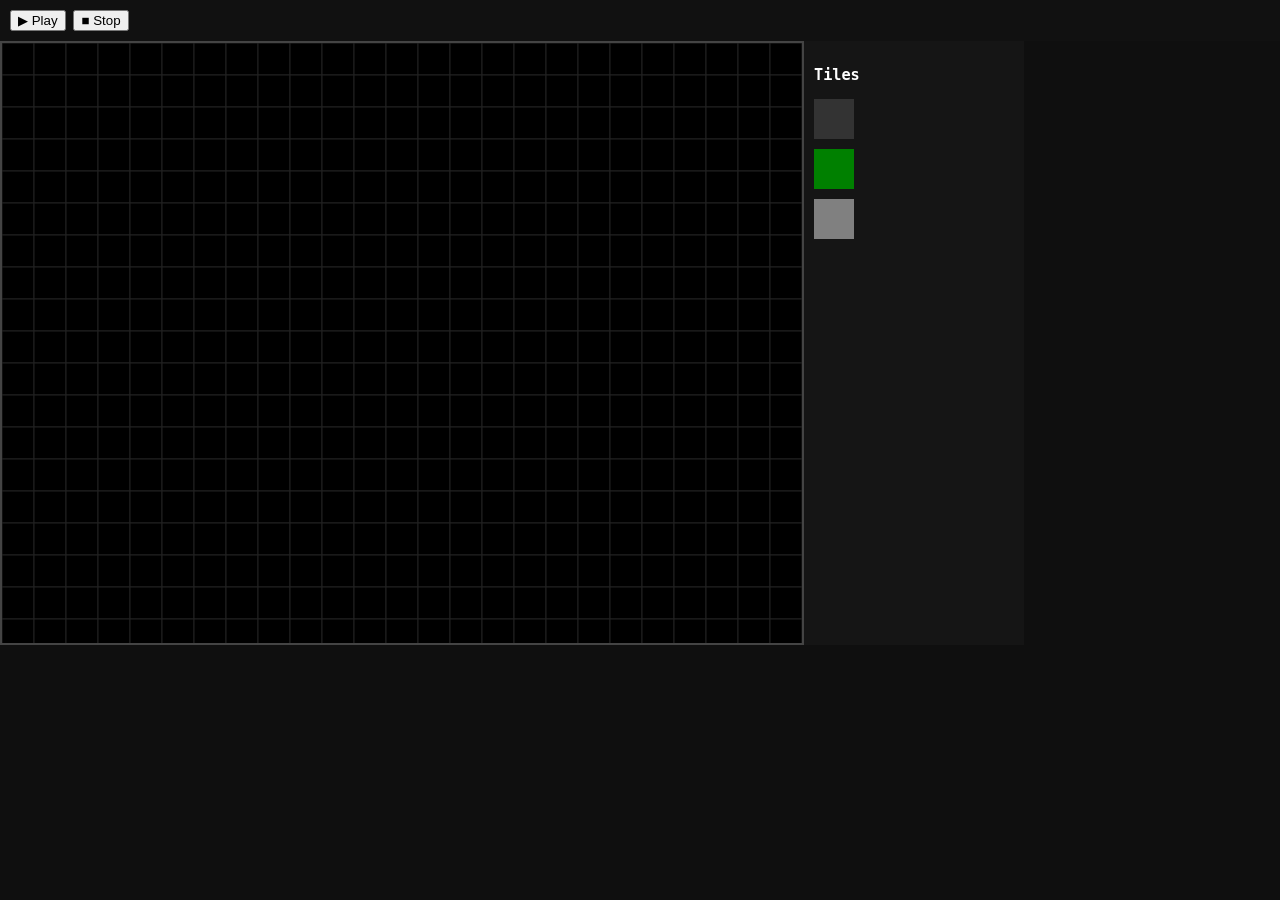
<file: index.html>
<!DOCTYPE html>
<html lang="en">
<head>
  <meta charset="UTF-8">
  <title>Browser Game Engine</title>
  <link rel="stylesheet" href="style.css">
</head>
<body>

<div id="toolbar">
  <button id="playBtn">▶ Play</button>
  <button id="stopBtn">■ Stop</button>
</div>

<div id="container">
  <canvas id="gameCanvas" width="800" height="600"></canvas>

  <div id="editor">
    <h3>Tiles</h3>
    <div class="tile" data-id="0"></div>
    <div class="tile grass" data-id="1"></div>
    <div class="tile wall" data-id="2"></div>
  </div>
</div>

<script src="engine.js"></script>
<script src="editor.js"></script>
</body>
</html>
</file>
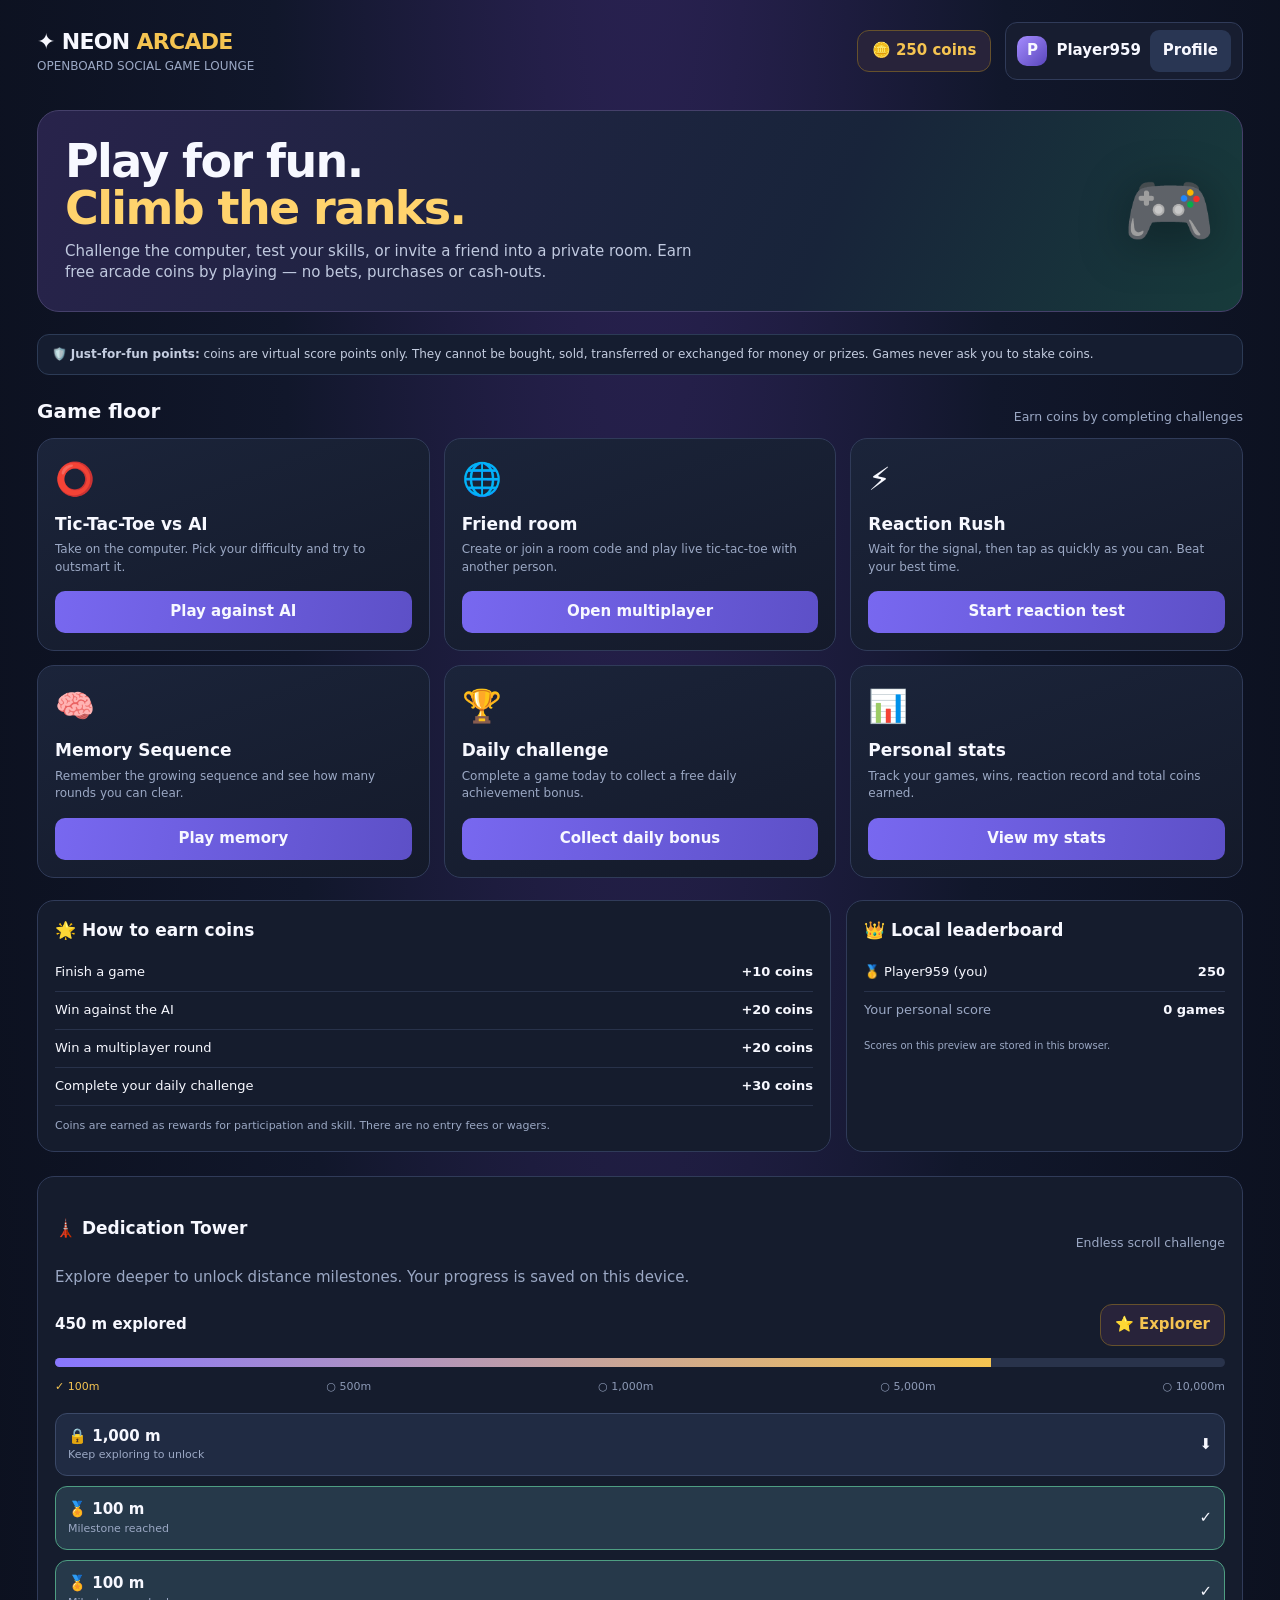
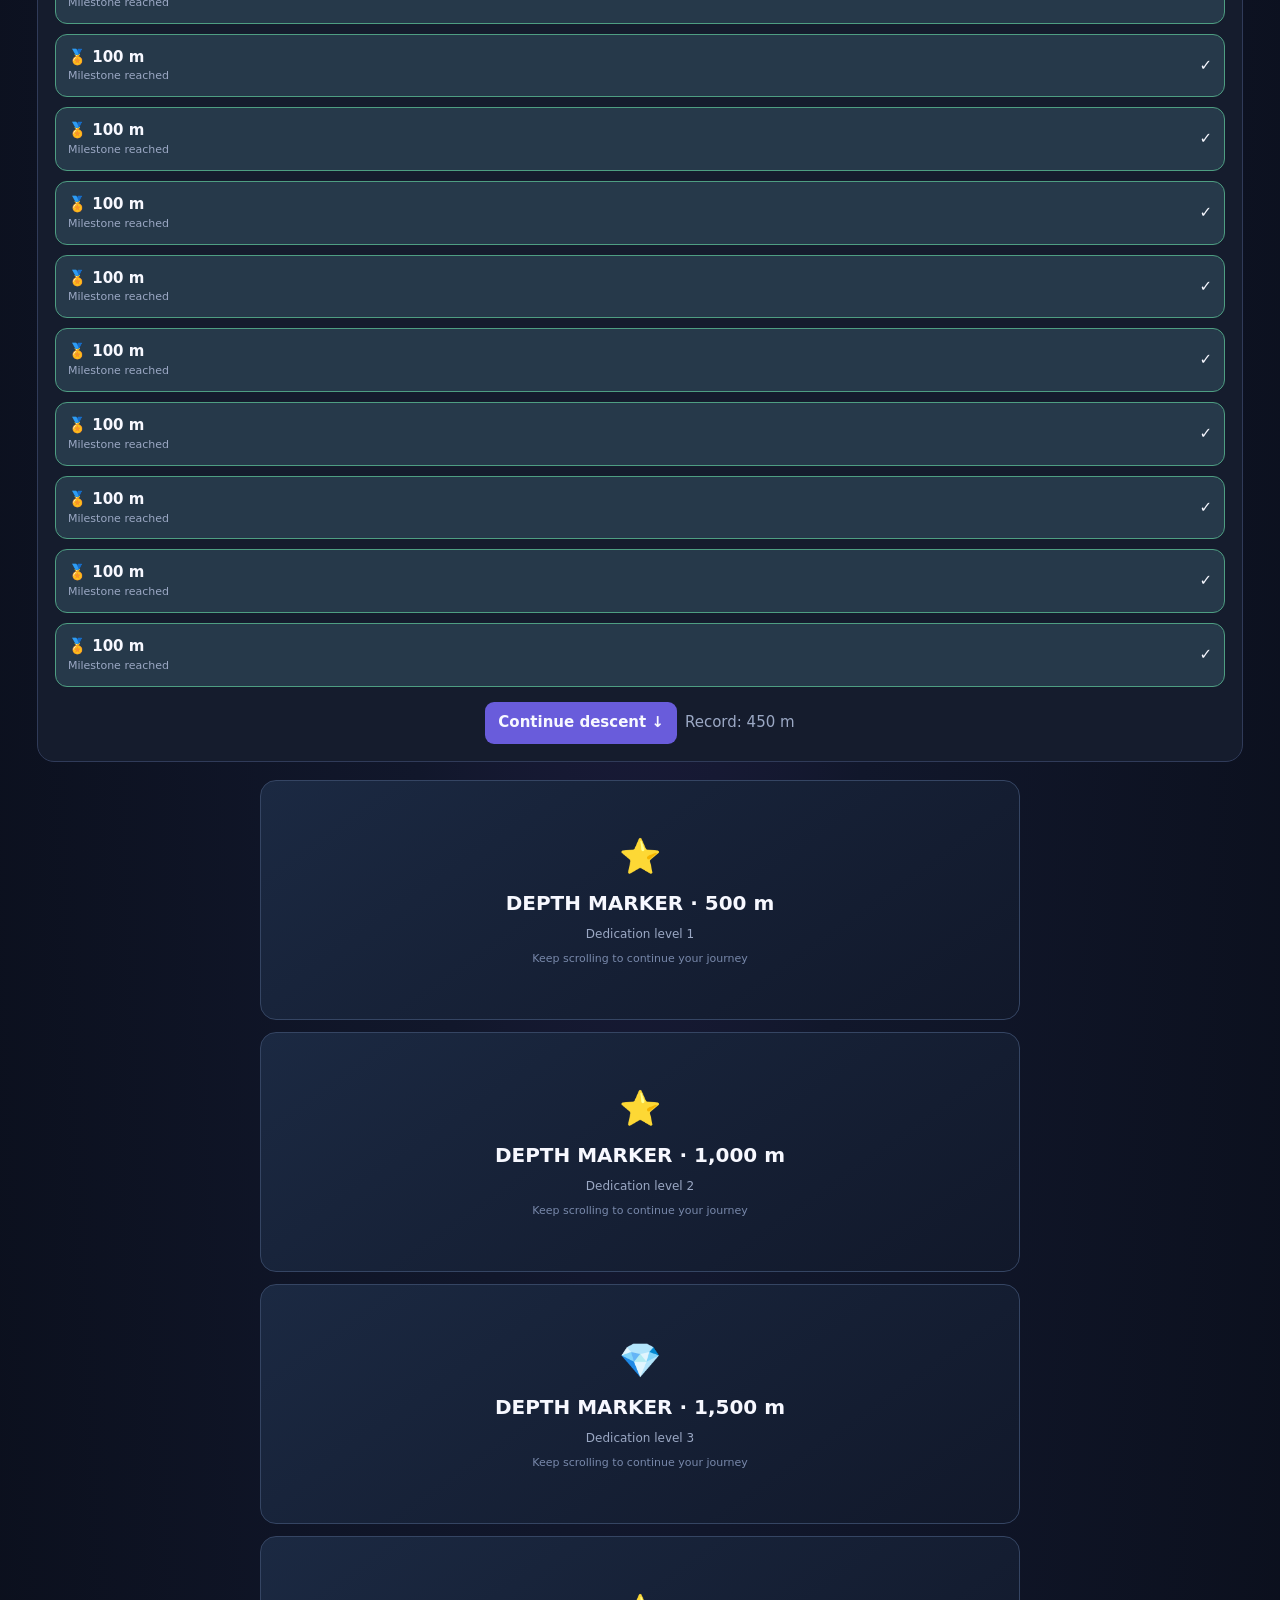
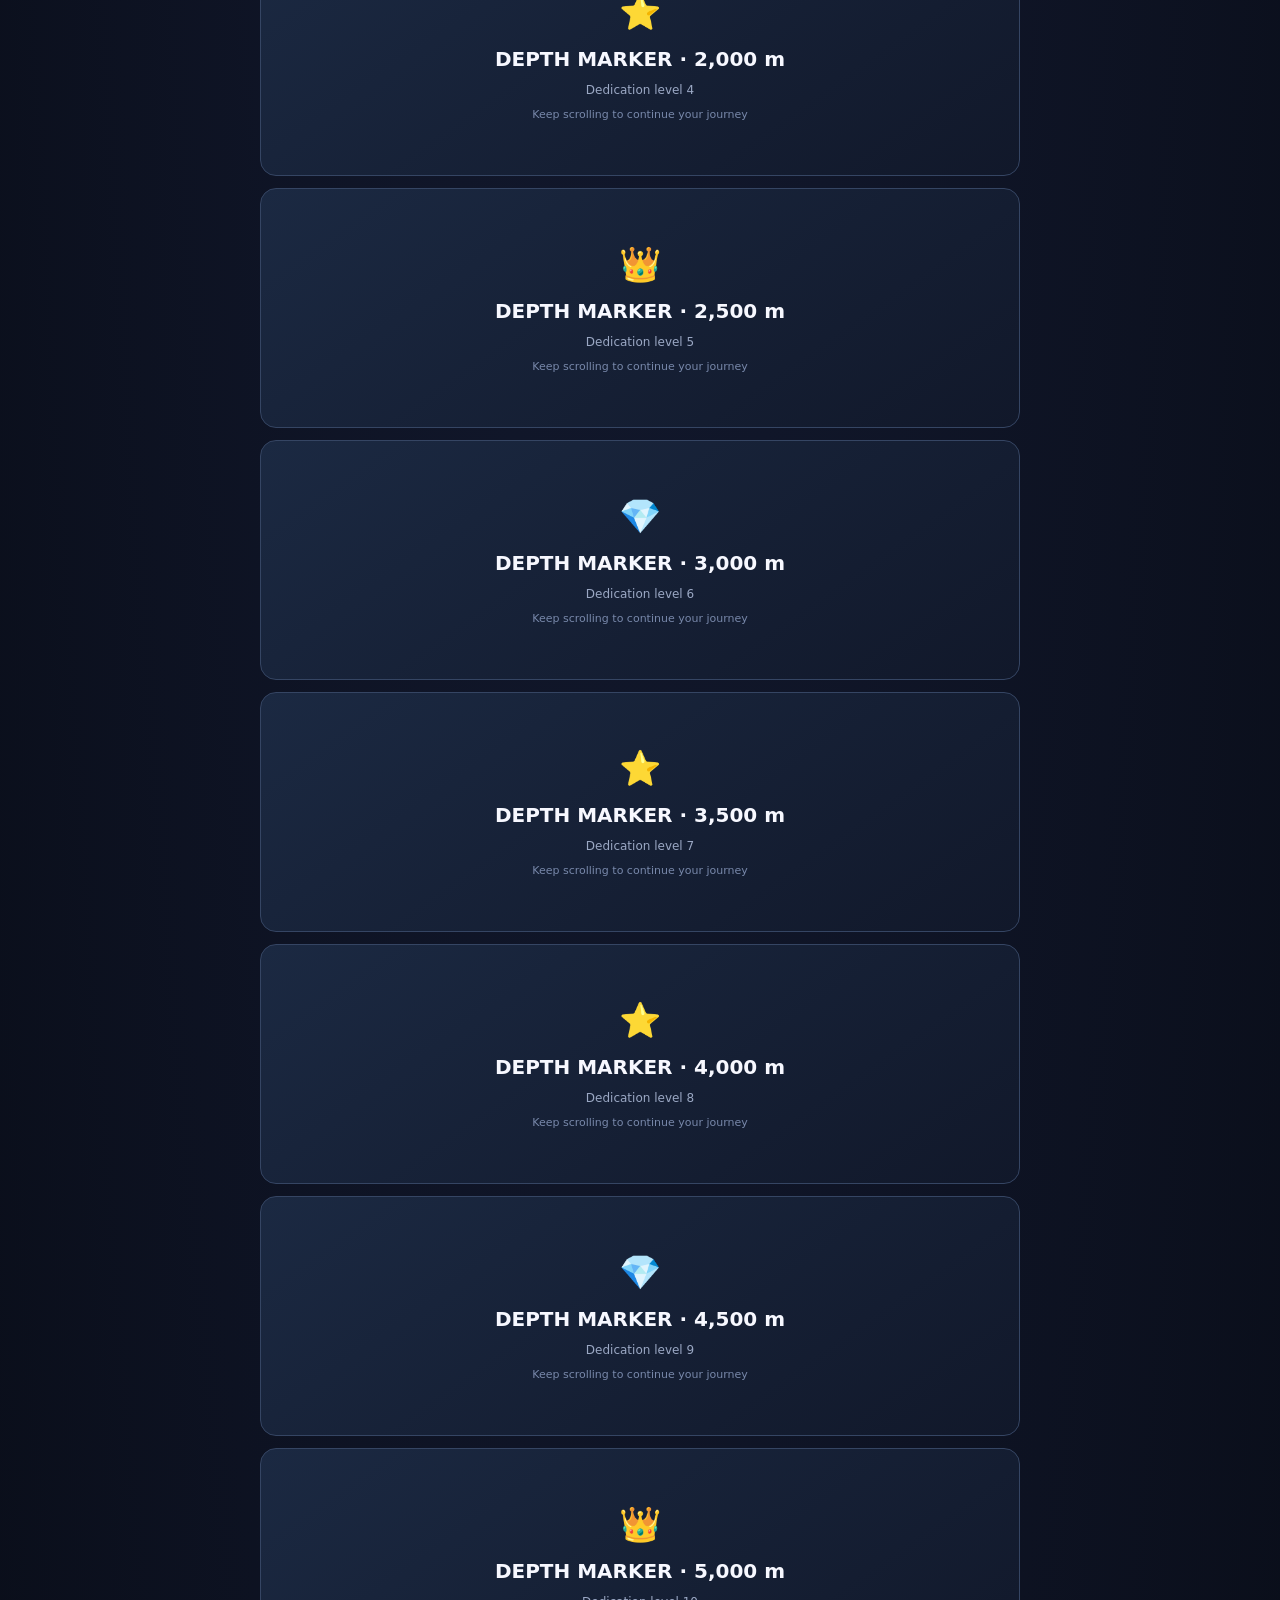
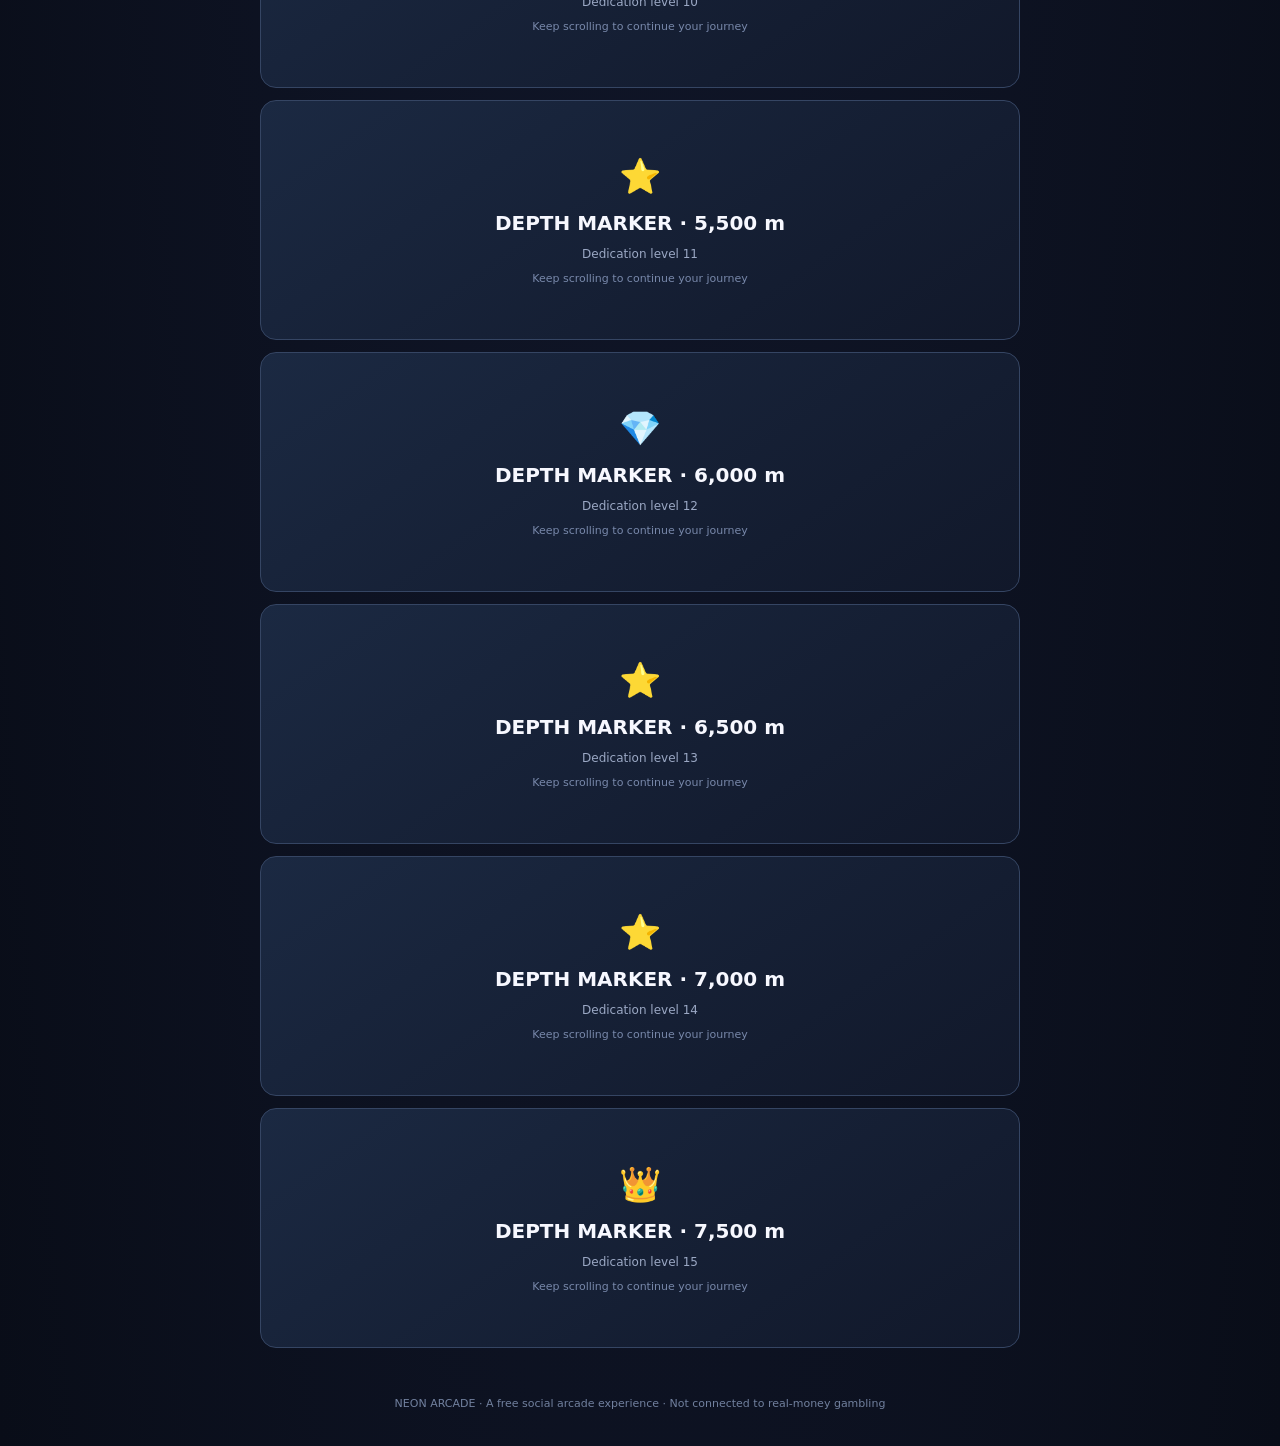
<file: arcade.html>
<!doctype html>
<html lang="en">
<head>
<meta charset="utf-8"><meta name="viewport" content="width=device-width,initial-scale=1">
<meta name="theme-color" content="#10131f">
<title>Neon Arcade — OpenBoard</title>
<style>
:root{color-scheme:dark;--bg:#0c1020;--panel:#171d30;--panel2:#202943;--line:#303b59;--muted:#9ba8c4;--gold:#f5c451;--purple:#8c7bff;--green:#53d6a0;--pink:#ff6d9c}
*{box-sizing:border-box}body{margin:0;background:radial-gradient(ellipse at 50% -20%,#30245c 0,#11172b 42%,#090d18 100%);color:#f7f8ff;font:15px/1.45 Inter,system-ui,Segoe UI,sans-serif;min-height:100vh}button,input{font:inherit}button{cursor:pointer;border:0;color:inherit}.wrap{max-width:1250px;margin:auto;padding:22px}.top{display:flex;align-items:center;gap:14px;flex-wrap:wrap}.brand{font-weight:900;font-size:22px;letter-spacing:-.7px}.brand span{color:var(--gold)}.sub{color:var(--muted);font-size:12px}.grow{flex:1}.wallet{background:#28233a;border:1px solid #66512c;padding:9px 14px;border-radius:12px;color:var(--gold);font-weight:850}.profile{display:flex;align-items:center;gap:9px;background:var(--panel);border:1px solid var(--line);padding:7px 11px;border-radius:12px}.avatar{width:30px;height:30px;border-radius:10px;background:linear-gradient(135deg,#a58cff,#5946bb);display:grid;place-items:center;font-weight:900}.hero{margin:30px 0 22px;padding:27px;border-radius:22px;background:linear-gradient(115deg,#28234b,#18243a 65%,#173b3b);border:1px solid #45406a;display:flex;align-items:center;gap:20px;overflow:hidden}.hero h1{font-size:clamp(28px,5vw,46px);line-height:1.02;margin:0 0 9px;letter-spacing:-1.6px}.hero p{margin:0;color:#c0c9df;max-width:650px}.heroicon{font-size:74px;filter:drop-shadow(0 8px 25px #0006)}.notice{margin:0 0 22px;color:#c4cde0;background:#151d30;border:1px solid #2c3b56;padding:11px 14px;border-radius:12px;font-size:12px}.sectionhead{display:flex;align-items:end;justify-content:space-between;margin:22px 0 12px}.sectionhead h2{margin:0;font-size:20px}.sectionhead small{color:var(--muted)}.games{display:grid;grid-template-columns:repeat(3,minmax(0,1fr));gap:14px}.gamecard{background:linear-gradient(160deg,#1b243a,#141a2a);border:1px solid var(--line);border-radius:17px;padding:17px;min-height:190px;display:flex;flex-direction:column;transition:.18s}.gamecard:hover{transform:translateY(-3px);border-color:#786ce0;box-shadow:0 12px 30px #0003}.gameicon{font-size:32px;margin-bottom:9px}.gamecard h3{margin:0 0 5px;font-size:17px}.gamecard p{margin:0;color:var(--muted);font-size:12px;flex:1}.play{margin-top:15px;padding:10px 13px;border-radius:10px;background:linear-gradient(100deg,#7868f0,#5d50c7);font-weight:800}.play:hover{filter:brightness(1.12)}.layout{display:grid;grid-template-columns:minmax(0,1.6fr) minmax(240px,.8fr);gap:15px;margin-top:22px}.panel{background:#151c2d;border:1px solid var(--line);border-radius:17px;padding:17px}.panel h2{margin:0 0 12px;font-size:17px}.row{display:flex;align-items:center;gap:8px;flex-wrap:wrap}.muted{color:var(--muted)}.field{background:#0d1424;border:1px solid var(--line);color:white;border-radius:9px;padding:10px;min-width:0}.action{background:#293653;padding:10px 13px;border-radius:9px;font-weight:750}.action.primary{background:#695cdb}.action:disabled{opacity:.4;cursor:not-allowed}.board{display:grid;grid-template-columns:repeat(3,1fr);gap:7px;max-width:330px;margin:15px auto}.cell{aspect-ratio:1;border-radius:12px;background:#222d47;border:1px solid #394766;font-size:clamp(30px,7vw,48px);font-weight:900;color:#a99dff}.cell:disabled{cursor:default}.cell.o{color:#ffc968}.status{text-align:center;color:#c5cde0;min-height:25px}.reactionbox{height:180px;border-radius:15px;background:#28334e;display:grid;place-items:center;text-align:center;font-weight:900;font-size:22px;margin:12px 0;cursor:pointer;user-select:none}.reactionbox.ready{background:#a33e54}.reactionbox.go{background:#138b66}.memory{display:flex;gap:8px;justify-content:center;flex-wrap:wrap;margin:18px 0}.memtile{width:62px;height:62px;border-radius:13px;background:#28334e;border:1px solid #435273;font-size:25px}.memtile.flash{background:#8a78ff;box-shadow:0 0 25px #8a78ff88}.leader{display:flex;justify-content:space-between;padding:9px 0;border-bottom:1px solid #28324a;font-size:13px}.leader:last-child{border:0}.foot{color:#71809e;text-align:center;padding:30px 0 12px;font-size:11px}.modal{position:fixed;inset:0;background:#050812cc;display:none;place-items:center;padding:16px;z-index:5}.modal.open{display:grid}.dialog{width:min(470px,100%);background:#182138;border:1px solid #455273;border-radius:18px;padding:21px;box-shadow:0 20px 80px #0009}.dialog h2{margin:0 0 5px}.dialog p{color:var(--muted);font-size:13px}.dialogtop{display:flex;justify-content:space-between;align-items:center}.close{background:#2b3550;border-radius:8px;padding:7px 10px}.hidden{display:none!important}
@media(max-width:850px){.games{grid-template-columns:repeat(2,minmax(0,1fr))}.layout{grid-template-columns:1fr}}@media(max-width:520px){.wrap{padding:14px}.games{grid-template-columns:1fr}.hero{padding:20px}.heroicon{font-size:48px}.top{gap:8px}.wallet{padding:8px 10px}}
</style>
</head>
<body>
<div class="wrap">
<header class="top"><div><div class="brand">✦ NEON <span>ARCADE</span></div><div class="sub">OPENBOARD SOCIAL GAME LOUNGE</div></div><div class="grow"></div><div class="wallet">🪙 <b id="coins">250</b> coins</div><div class="profile"><div class="avatar" id="avatar">G</div><b id="playerName">Guest</b><button class="action" id="profileBtn">Profile</button></div></header>
<section class="hero"><div><h1>Play for fun.<br><span style="color:#ffd36d">Climb the ranks.</span></h1><p>Challenge the computer, test your skills, or invite a friend into a private room. Earn free arcade coins by playing — no bets, purchases or cash-outs.</p></div><div class="grow"></div><div class="heroicon">🎮</div></section>
<div class="notice">🛡️ <b>Just-for-fun points:</b> coins are virtual score points only. They cannot be bought, sold, transferred or exchanged for money or prizes. Games never ask you to stake coins.</div>
<div class="sectionhead"><h2>Game floor</h2><small>Earn coins by completing challenges</small></div>
<section class="games">
<article class="gamecard"><div class="gameicon">⭕</div><h3>Tic-Tac-Toe vs AI</h3><p>Take on the computer. Pick your difficulty and try to outsmart it.</p><button class="play" data-open="ai">Play against AI</button></article>
<article class="gamecard"><div class="gameicon">🌐</div><h3>Friend room</h3><p>Create or join a room code and play live tic-tac-toe with another person.</p><button class="play" data-open="online">Open multiplayer</button></article>
<article class="gamecard"><div class="gameicon">⚡</div><h3>Reaction Rush</h3><p>Wait for the signal, then tap as quickly as you can. Beat your best time.</p><button class="play" data-open="reaction">Start reaction test</button></article>
<article class="gamecard"><div class="gameicon">🧠</div><h3>Memory Sequence</h3><p>Remember the growing sequence and see how many rounds you can clear.</p><button class="play" data-open="memory">Play memory</button></article>
<article class="gamecard"><div class="gameicon">🏆</div><h3>Daily challenge</h3><p>Complete a game today to collect a free daily achievement bonus.</p><button class="play" id="dailyBtn">Collect daily bonus</button></article>
<article class="gamecard"><div class="gameicon">📊</div><h3>Personal stats</h3><p>Track your games, wins, reaction record and total coins earned.</p><button class="play" data-open="stats">View my stats</button></article>
</section>
<div class="layout"><section class="panel"><h2>🌟 How to earn coins</h2><div class="leader"><span>Finish a game</span><b>+10 coins</b></div><div class="leader"><span>Win against the AI</span><b>+20 coins</b></div><div class="leader"><span>Win a multiplayer round</span><b>+20 coins</b></div><div class="leader"><span>Complete your daily challenge</span><b>+30 coins</b></div><p class="muted" style="font-size:11px;margin:12px 0 0">Coins are earned as rewards for participation and skill. There are no entry fees or wagers.</p></section><aside class="panel"><h2>👑 Local leaderboard</h2><div id="leaders"></div><p class="muted" style="font-size:10px">Scores on this preview are stored in this browser.</p></aside></div>
<section class="panel" id="dedication" style="margin-top:24px"><div class="sectionhead"><h2>🗼 Dedication Tower</h2><small>Endless scroll challenge</small></div><p class="muted">Explore deeper to unlock distance milestones. Your progress is saved on this device.</p><div class="row" style="justify-content:space-between"><b id="towerDistance">0 m explored</b><span class="wallet" id="towerRank">New explorer</span></div><div style="height:9px;background:#29334b;border-radius:20px;overflow:hidden;margin:12px 0"><div id="towerProgress" style="height:100%;width:0;background:linear-gradient(90deg,#8877ff,#f5c451)"></div></div><div id="towerMarks" class="row" style="justify-content:space-between"></div><div id="towerSections" style="display:flex;flex-direction:column;gap:10px;margin-top:18px"></div><div class="row" style="justify-content:center;margin-top:15px"><button class="action primary" id="towerContinue">Continue descent ↓</button><span class="muted" id="towerBest">Record: 0 m</span></div></section><footer class="foot">NEON ARCADE · A free social arcade experience · Not connected to real-money gambling</footer>
</div>
<div class="modal" id="modal"><section class="dialog"><div class="dialogtop"><h2 id="modalTitle">Game</h2><button class="close" id="close">✕</button></div><div id="modalBody"></div></section></div>
<script>
(()=>{
const $=id=>document.getElementById(id),storeKey='neonArcadeProfileV1';
let profile;try{profile=JSON.parse(localStorage.getItem(storeKey)||'null')}catch{}
if(!profile||typeof profile!=='object')profile={name:'Player'+Math.floor(100+Math.random()*900),coins:250,earned:250,games:0,wins:0,bestReaction:null,lastDaily:'',bestMemory:0};
const save=()=>localStorage.setItem(storeKey,JSON.stringify(profile));
const safeName=s=>(s||'').replace(/[<>]/g,'').trim().slice(0,18)||'Player';
function render(){ $('coins').textContent=profile.coins.toLocaleString();$('playerName').textContent=profile.name;$('avatar').textContent=profile.name[0].toUpperCase();$('leaders').innerHTML='<div class="leader"><span>🥇 '+profile.name+' (you)</span><b>'+profile.earned.toLocaleString()+'</b></div><div class="leader"><span class="muted">Your personal score</span><b>'+profile.games+' games</b></div>';save()}
function reward(n,reason){profile.coins+=n;profile.earned+=n;profile.games++;render();toast('+'+n+' coins · '+reason)}
function toast(s){let t=$('toast');if(!t){t=document.createElement('div');t.id='toast';t.style.cssText='position:fixed;bottom:20px;left:50%;transform:translateX(-50%);background:#273653;padding:12px 17px;border-radius:12px;z-index:9;box-shadow:0 8px 30px #0008';document.body.append(t)}t.textContent=s;t.style.display='block';clearTimeout(toast.timer);toast.timer=setTimeout(()=>t.style.display='none',2300)}
function open(title,html){$('modalTitle').textContent=title;$('modalBody').innerHTML=html;$('modal').classList.add('open')}
function close(){$('modal').classList.remove('open');if(socket){socket.close();socket=null}}
$('close').onclick=close;$('modal').addEventListener('click',e=>{if(e.target===$('modal'))close()});
$('profileBtn').onclick=()=>{open('Your profile','<p>Choose the name shown in games.</p><input class="field" id="nameEdit" maxlength="18" value="'+profile.name.replace(/"/g,'&quot;')+'" style="width:100%"><p class="muted">Your preview account and coins are saved in this browser only.</p><button class="action primary" id="saveName">Save profile</button>');$('saveName').onclick=()=>{profile.name=safeName($('nameEdit').value);render();close()}}
$('dailyBtn').onclick=()=>{const today=new Date().toISOString().slice(0,10);if(profile.lastDaily===today){toast('Daily reward already collected');return}profile.lastDaily=today;profile.coins+=30;profile.earned+=30;render();toast('+30 daily coins collected!')};
function finishGame(win=false){reward(win?20:10,win?'win bonus':'game completed');if(win)profile.wins++;render()}
function aiGame(){let b=Array(9).fill(''),turn='X',over=false,mode='normal';open('Tic-Tac-Toe vs AI','<p class="muted">You are X. The computer is O. Choose a difficulty.</p><div class="row"><button class="action" id="easy">Easy</button><button class="action primary" id="normal">Normal</button><button class="action" id="hard">Hard</button></div><div class="status" id="aiStatus">Your turn</div><div class="board" id="aiBoard">'+b.map((_,i)=>'<button class="cell" data-i="'+i+'"></button>').join('')+'</div><button class="action" id="again">New round</button>');
const wins=[[0,1,2],[3,4,5],[6,7,8],[0,3,6],[1,4,7],[2,5,8],[0,4,8],[2,4,6]];
const winner=()=>wins.find(l=>l.every(i=>b[i]&&b[i]===b[l[0]]))?.map(i=>b[i])[0]|| (b.every(Boolean)?'draw':null);
const renderBoard=()=>{document.querySelectorAll('#aiBoard .cell').forEach((x,i)=>{x.textContent=b[i];x.disabled=!!b[i]||over||turn!=='X';x.className='cell '+(b[i]==='O'?'o':'')});$('aiStatus').textContent=over?(winner()==='X'?'You win!':winner()==='O'?'Computer wins':'Draw!'):(turn==='X'?'Your turn':'Computer thinking…')};
function choose(){const empty=b.map((v,i)=>v?null:i).filter(v=>v!==null);if(!empty.length)return null;if(mode==='easy')return empty[Math.floor(Math.random()*empty.length)];const score=(mark)=>{for(const l of wins){const vals=l.map(i=>b[i]);if(vals.filter(v=>v===mark).length===2&&vals.includes(''))return l[vals.indexOf('')]}return null};let c=score('O');if(c===null)c=score('X');if(c===null&&b[4]==='')c=4;if(c===null)c=empty[Math.floor(Math.random()*empty.length)];return c}
function check(){const w=winner();if(w){over=true;renderBoard();if(w==='X')finishGame(true);else finishGame(false);return true}return false}
function move(i){if(over||turn!=='X'||b[i])return;b[i]='X';if(check())return;turn='O';renderBoard();setTimeout(()=>{if(over)return;b[choose()]='O';if(check())return;turn='X';renderBoard()},350)}
document.querySelectorAll('#aiBoard .cell').forEach(x=>x.onclick=()=>move(+x.dataset.i));
['easy','normal','hard'].forEach(id=>$(id).onclick=()=>{mode=id;['easy','normal','hard'].forEach(x=>$(x).className='action'+(x===id?' primary':''));});
$('again').onclick=()=>{b=Array(9).fill('');turn='X';over=false;renderBoard()};renderBoard()}
let socket=null,onlineGame=null,onlineId='p-'+Math.random().toString(36).slice(2);
function online(){open('Multiplayer room','<p>Enter the same room name as your friend. Both players need to open this page.</p><div class="row"><input class="field" id="roomCode" maxlength="32" value="arcade-room" placeholder="Room code"><button class="action primary" id="connectRoom">Join room</button></div><div class="status" id="netStatus">Not connected</div><div class="board" id="onlineBoard">'+Array.from({length:9},(_,i)=>'<button class="cell" data-i="'+i+'"></button>').join('')+'</div><div class="status" id="onlineStatus">Join a room to play.</div><div class="row" style="margin-top:10px"><button class="action" id="rejoin">Reconnect</button><button class="action" id="newOnlineRound">New round</button></div>');
$('connectRoom').onclick=connectRoom;$('rejoin').onclick=connectRoom}
function connectRoom(){if(socket)socket.close();let room=$('roomCode').value.toLowerCase().replace(/[^a-z0-9_-]/g,'').slice(0,32);if(room.length<3){$('netStatus').textContent='Room code must be at least 3 characters';return}
socket=new WebSocket('wss://openboard.joel-robinson.workers.dev/ws/'+encodeURIComponent('arcade-'+room));
socket.onopen=()=>{ $('netStatus').textContent='Connected · '+room;socket.send(JSON.stringify({type:'gameJoin',playerId:onlineId,name:profile.name}))};$('newOnlineRound').onclick=()=>{if(socket?.readyState===1)socket.send(JSON.stringify({type:'gameReset'}))};
socket.onmessage=e=>{let d;try{d=JSON.parse(e.data)}catch{return}if(d.type==='init'&&d.game)updateOnline(d.game);if(d.type==='gameState')updateOnline(d.game)};
socket.onclose=()=>{$('netStatus').textContent='Disconnected · reconnect to play'};
document.querySelectorAll('#onlineBoard .cell').forEach(x=>x.onclick=()=>{if(!onlineGame||!socket||socket.readyState!==1)return;let mark=onlineGame.players?.[onlineId];if(mark&&onlineGame.turn===mark&&!onlineGame.winner&&!onlineGame.board[+x.dataset.i])socket.send(JSON.stringify({type:'gameMove',playerId:onlineId,cell:+x.dataset.i}))});
}
function updateOnline(g){onlineGame=g;const mark=g.players?.[onlineId],opponent=Object.entries(g.players||{}).find(([id])=>id!==onlineId);document.querySelectorAll('#onlineBoard .cell').forEach((x,i)=>{x.textContent=g.board?.[i]||'';x.disabled=!mark||!!g.winner||g.turn!==mark||!!g.board?.[i];x.className='cell '+(g.board?.[i]==='O'?'o':'')});let s=!mark?'Room full · waiting for a place':g.winner?(g.winner==='draw'?'Draw!':g.winner===mark?'You won!':'Your friend won!'):(g.turn===mark?'Your turn ('+mark+')':'Waiting for opponent…');$('onlineStatus').textContent=s+(opponent?' · Playing '+(g.names?.[opponent[0]]||'friend'):'');if(g.winner&&!g._paid){g._paid=true;finishGame(g.winner===mark)}}
function reaction(){let state='idle',start=0,timer=null;open('Reaction Rush','<p>Tap the panel as soon as it turns green. Do not tap early!</p><div class="reactionbox" id="reactBox">Press START when ready</div><div class="row"><button class="action primary" id="reactStart">Start test</button><span class="muted" id="reactResult"></span></div>');const box=$('reactBox');$('reactStart').onclick=()=>{clearTimeout(timer);state='wait';box.className='reactionbox ready';box.textContent='Wait for green…';$('reactResult').textContent='';timer=setTimeout(()=>{if(state==='wait'){state='go';start=performance.now();box.className='reactionbox go';box.textContent='TAP NOW!'}},1200+Math.random()*3000)};box.onclick=()=>{if(state==='wait'){clearTimeout(timer);state='idle';box.className='reactionbox';box.textContent='Too early! Try again.';$('reactResult').textContent='False start'}else if(state==='go'){const ms=Math.round(performance.now()-start);state='idle';box.className='reactionbox';box.textContent=ms+' ms';$('reactResult').textContent=ms+' milliseconds';if(!profile.bestReaction||ms<profile.bestReaction)profile.bestReaction=ms;finishGame(ms<350)}}}
function memory(){let seq=[],round=0,at=0,accept=false;open('Memory Sequence','<p>Watch the tiles light up, then repeat the sequence in order.</p><div class="status" id="memStatus">Press start to begin.</div><div class="memory" id="memTiles">'+['🔵','🟣','🟢','🟠'].map((x,i)=>'<button class="memtile" data-i="'+i+'">'+x+'</button>').join('')+'</div><button class="action primary" id="memStart">Start sequence</button>');const tiles=[...document.querySelectorAll('.memtile')];function show(){accept=false;at=0;$('memStatus').textContent='Watch carefully · Round '+round;let i=0;const tick=()=>{if(i>=seq.length){accept=true;$('memStatus').textContent='Your turn · Repeat the sequence';return}tiles[seq[i]].classList.add('flash');setTimeout(()=>{tiles[seq[i]].classList.remove('flash');i++;setTimeout(tick,180)},420)};setTimeout(tick,350)}$('memStart').onclick=()=>{seq=[];round=0;next()};function next(){round++;seq.push(Math.floor(Math.random()*4));show()}tiles.forEach((t,i)=>t.onclick=()=>{if(!accept)return;if(seq[at]!==i){accept=false;$('memStatus').textContent='Sequence ended · You reached round '+(round-1);profile.bestMemory=Math.max(profile.bestMemory,round-1);finishGame(round>=5);return}at++;if(at===seq.length){accept=false;$('memStatus').textContent='Correct!';setTimeout(next,650)}})}
function stats(){open('Your stats','<div class="leader"><span>Coins</span><b>'+profile.coins+'</b></div><div class="leader"><span>Total earned</span><b>'+profile.earned+'</b></div><div class="leader"><span>Games completed</span><b>'+profile.games+'</b></div><div class="leader"><span>Wins</span><b>'+profile.wins+'</b></div><div class="leader"><span>Best reaction</span><b>'+(profile.bestReaction?profile.bestReaction+' ms':'—')+'</b></div><div class="leader"><span>Best memory round</span><b>'+profile.bestMemory+'</b></div>')}
document.querySelectorAll('[data-open]').forEach(b=>b.onclick=()=>({ai:aiGame,online,reaction,memory,stats}[b.dataset.open])());
const towerKey='neonTowerProgressV1';let tower={distance:0,best:0};try{tower=Object.assign(tower,JSON.parse(localStorage.getItem(towerKey)||'{}'))}catch{}const marks=[100,250,500,750,1000,1500,2000,3000,5000,7500,10000,15000,20000,50000,100000];function towerRank(d){if(d>=100000)return'🌌 Legendary';if(d>=20000)return'👑 Mythic';if(d>=5000)return'💎 Elite';if(d>=1000)return'🔥 Dedicated';if(d>=250)return'⭐ Explorer';return'🌱 New explorer'}function towerRender(){let d=Math.floor(tower.distance);$('towerDistance').textContent=d.toLocaleString()+' m explored';$('towerRank').textContent=towerRank(d);$('towerBest').textContent='Record: '+Math.floor(tower.best).toLocaleString()+' m';let next=marks.find(x=>x>d)||Math.ceil((d+1)/10000)*10000,prev=[0,...marks.filter(x=>x<=d)].pop();$('towerProgress').style.width=Math.min(100,(d-prev)/(next-prev)*100)+'%';$('towerMarks').innerHTML=[100,500,1000,5000,10000].map(x=>'<span style="font-size:11px;color:'+(d>=x?'#f5c451':'#8d9ab6')+'">'+(d>=x?'✓ ':'○ ')+x.toLocaleString()+'m</span>').join('');let levels=Array.from({length:12},(_,i)=>Math.max(100,(Math.floor(d/1000)+1-i)*1000));$('towerSections').innerHTML=levels.map(m=>'<div style="display:flex;justify-content:space-between;align-items:center;background:'+(d>=m?'#26394a':'#202b43')+';border:1px solid '+(d>=m?'#4e9e82':'#3b4968')+';border-radius:12px;padding:12px"><span><b>'+(d>=m?'🏅':'🔒')+' '+m.toLocaleString()+' m</b><div class="muted" style="font-size:11px">'+(d>=m?'Milestone reached':'Keep exploring to unlock')+'</div></span><span>'+(d>=m?'✓':'⬇')+'</span></div>').join('');localStorage.setItem(towerKey,JSON.stringify(tower))}let towerLast=window.scrollY;window.addEventListener('scroll',()=>{let n=window.scrollY;if(n>towerLast){tower.distance+=(n-towerLast)/8;tower.best=Math.max(tower.best,tower.distance);towerRender()}towerLast=n},{passive:true});$('towerContinue').onclick=()=>window.scrollBy({top:Math.max(500,innerHeight*.85),behavior:'smooth'});const endless=document.createElement('div');endless.id='endlessDepth';endless.style.cssText='max-width:760px;margin:18px auto;display:flex;flex-direction:column;gap:12px';$('dedication').after(endless);let depthChunk=0;function addDepth(){for(let j=0;j<5;j++){depthChunk++;let m=depthChunk*500;let el=document.createElement('section');el.style.cssText='height:240px;border:1px solid #354563;border-radius:16px;background:linear-gradient(145deg,#1b2942,#11182a);display:flex;flex-direction:column;align-items:center;justify-content:center;gap:8px;position:relative;overflow:hidden';el.innerHTML='<div style="font-size:34px">'+(depthChunk%5===0?'👑':depthChunk%3===0?'💎':'⭐')+'</div><b style="font-size:20px">DEPTH MARKER · '+m.toLocaleString()+' m</b><span style="color:#9ba8c4;font-size:12px">Dedication level '+depthChunk+'</span><span style="color:#7888aa;font-size:11px">Keep scrolling to continue your journey</span>';endless.append(el)}}addDepth();window.addEventListener('scroll',()=>{if(window.innerHeight+window.scrollY>document.body.scrollHeight-900)addDepth()},{passive:true});towerRender();
render();
})();
</script>
</body></html>
</file>
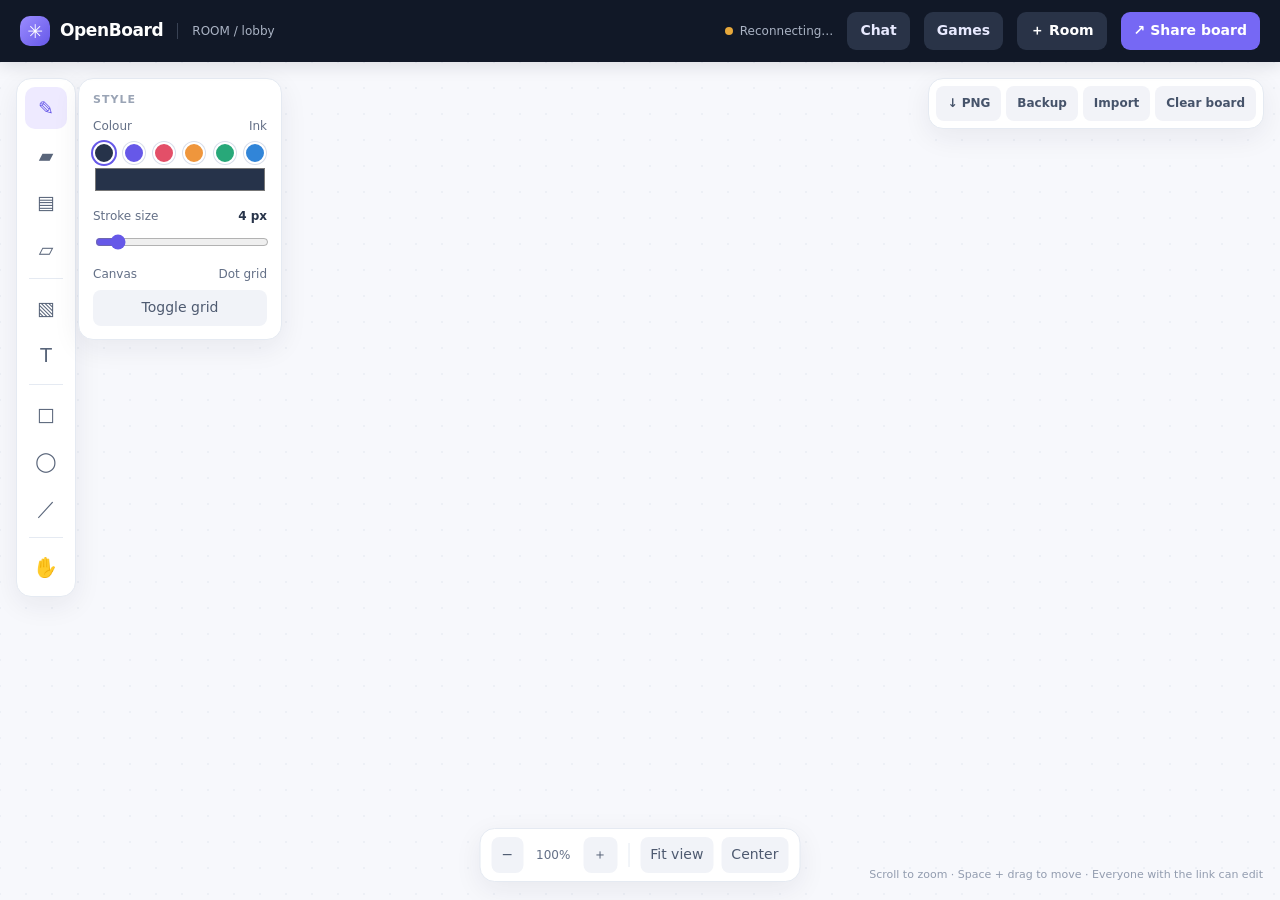
<file: whiteboard.html>
<!doctype html>
<html lang="en">
<head>
<meta charset="utf-8">
<meta name="viewport" content="width=device-width,initial-scale=1">
<meta name="theme-color" content="#111827">
<title>OpenBoard — shared canvas</title>
<style>
:root{color-scheme:light;--ink:#182235;--muted:#738096;--line:#e5eaf2;--panel:#fff;--accent:#6658e8;--accent2:#eeeaff;--bg:#f3f5fa}
*{box-sizing:border-box}body{margin:0;background:var(--bg);color:var(--ink);font:14px/1.4 Inter,ui-sans-serif,system-ui,-apple-system,"Segoe UI",sans-serif;overflow:hidden}
button,input{font:inherit}button{cursor:pointer;border:0;color:inherit}button:focus-visible,input:focus-visible{outline:3px solid #aaa1ff;outline-offset:2px}
.top{height:62px;background:#111827;color:white;display:flex;align-items:center;gap:14px;padding:0 20px;position:relative;z-index:5;box-shadow:0 3px 16px #10182820}
.brand{display:flex;align-items:center;gap:10px;font-weight:800;font-size:17px;letter-spacing:-.4px}.logo{width:30px;height:30px;border-radius:10px;background:linear-gradient(135deg,#9b8cff,#6658e8);display:grid;place-items:center;font-size:19px}
.room{color:#aab3c4;font-size:12px;border-left:1px solid #394254;padding-left:14px}.grow{flex:1}
.connection{font-size:12px;color:#aab3c4;display:flex;align-items:center;gap:7px}.dot{width:8px;height:8px;border-radius:50%;background:#e7a83b}.dot.live{background:#3bd69b;box-shadow:0 0 0 3px #3bd69b20}
.topbtn{padding:9px 13px;border-radius:9px;background:#293347;color:white;font-weight:650}.topbtn:hover{background:#36435b}.topbtn.primary{background:#7668f4;color:white}.topbtn.primary:hover{background:#6556e6}
.stage{position:absolute;inset:62px 0 0;overflow:hidden}canvas{display:block;width:100%;height:100%;touch-action:none;cursor:crosshair}
.panel{position:absolute;background:#fff;border:1px solid var(--line);border-radius:15px;box-shadow:0 8px 28px #18223512}
.tools{left:16px;top:16px;padding:8px;display:flex;flex-direction:column;gap:5px;z-index:3}
.tool{width:42px;height:42px;border-radius:10px;background:transparent;color:#59657a;font-size:19px;display:grid;place-items:center;position:relative}.tool:hover{background:#f2f3fa}.tool.active{background:var(--accent2);color:var(--accent)}.tool[title]:hover:after{content:attr(title);position:absolute;left:50px;white-space:nowrap;background:#20283a;color:white;font-size:11px;padding:5px 8px;border-radius:6px;z-index:10;pointer-events:none}
.sep{height:1px;background:var(--line);margin:3px 4px}
.properties{left:78px;top:16px;padding:13px 14px;width:204px;z-index:3}.prophead{font-size:11px;text-transform:uppercase;letter-spacing:1px;font-weight:800;color:#9aa4b5;margin-bottom:11px}.label{display:flex;justify-content:space-between;align-items:center;color:#647087;font-size:12px;margin:11px 0 7px}.label output{color:#28344a;font-weight:700}.colors{display:grid;grid-template-columns:repeat(6,1fr);gap:7px}.swatch{width:22px;height:22px;border-radius:50%;border:2px solid white;box-shadow:0 0 0 1px #d8deea}.swatch.selected{box-shadow:0 0 0 2px var(--accent)}input[type=color]{width:100%;height:31px;border:0;padding:0;background:transparent;cursor:pointer}input[type=range]{width:100%;accent-color:var(--accent)}
.bottom{position:absolute;left:50%;bottom:18px;transform:translateX(-50%);display:flex;align-items:center;gap:8px;padding:8px 11px;z-index:3;white-space:nowrap}.bottom button,.smallbtn{border-radius:8px;background:#f1f3f8;padding:8px 10px;color:#4e5a70}.bottom button:hover,.smallbtn:hover{background:#e8eaf2}.zoomval{font-size:12px;color:#647087;min-width:44px;text-align:center;font-variant-numeric:tabular-nums}.bottom .divider{height:24px;width:1px;background:var(--line);margin:0 3px}
.hint{position:absolute;right:17px;bottom:18px;color:#929caf;font-size:11px;z-index:2;text-align:right;pointer-events:none}
.menu{right:16px;top:16px;padding:7px;display:flex;gap:5px;z-index:3}.menu button{padding:9px 11px;border-radius:8px;background:#f2f3f8;color:#46536a;font-size:12px;font-weight:650}.menu button:hover{background:#e8eaf2}
.toast{position:absolute;top:86px;left:50%;transform:translateX(-50%);background:#20283a;color:white;border-radius:9px;padding:10px 15px;box-shadow:0 8px 25px #0002;opacity:0;pointer-events:none;transition:opacity .2s;z-index:8}.toast.show{opacity:1}
.modalback{position:absolute;inset:0;background:#11182766;display:none;place-items:center;z-index:10}.modalback.open{display:grid}.modal{width:min(390px,calc(100vw - 32px));background:white;border-radius:16px;padding:22px;box-shadow:0 20px 70px #0003}.modal h2{margin:0 0 7px;font-size:19px}.modal p{margin:0 0 16px;color:var(--muted);font-size:13px}.modal input{width:100%;border:1px solid var(--line);border-radius:9px;padding:11px;margin-bottom:13px}.modalactions{display:flex;justify-content:flex-end;gap:8px}.modalactions button{padding:9px 13px;border-radius:8px;background:#f1f3f8}.modalactions .primary{background:var(--accent);color:white}
@media(max-width:720px){.top{padding:0 11px;gap:8px}.brand{font-size:15px}.room{display:none}.connection{font-size:0}.topbtn{padding:8px 9px;font-size:12px}.tools{left:8px;top:9px;padding:5px}.tool{width:37px;height:37px}.properties{left:58px;top:9px;width:156px;padding:10px}.colors{gap:5px}.swatch{width:18px;height:18px}.menu{right:8px;top:9px}.menu button{padding:8px;font-size:11px}.bottom{bottom:10px;gap:4px;padding:6px}.bottom button{padding:7px;font-size:11px}.hint{display:none}}
@media(max-width:440px){.properties{display:none}.menu button[data-hide-mobile]{display:none}.brand span:last-child{display:none}}

/* Multiplayer panels */
.topbtn.extra{background:#293347;color:#e8eaff}.topbtn.extra:hover{background:#3b4660}
.sidepanel{position:absolute;z-index:6;right:16px;top:70px;width:310px;background:#fff;border:1px solid var(--line);border-radius:15px;box-shadow:0 15px 45px #18223522;display:none;overflow:hidden}
.sidepanel.open{display:flex;flex-direction:column}
.sidehead{display:flex;align-items:center;gap:9px;padding:13px 15px;border-bottom:1px solid var(--line);font-weight:800}
.sidehead small{margin-left:auto;color:#8490a4;font-size:11px;font-weight:500}
.closepanel{background:#f1f3f8;border-radius:7px;padding:5px 8px;color:#657087}
.chatmessages{height:300px;max-height:calc(100vh - 300px);min-height:150px;overflow:auto;padding:12px;display:flex;flex-direction:column;gap:10px}
.chatmsg{background:#f3f4fa;border-radius:11px;padding:8px 10px;max-width:95%;overflow-wrap:anywhere}
.chatmsg.mine{background:#eeeaff;align-self:flex-end}
.chatmeta{display:flex;gap:8px;align-items:center;font-size:10px;color:#8490a4;margin-bottom:3px}.chatmeta b{color:#505d73;font-size:11px}
.chattext{font-size:13px;white-space:pre-wrap}
.chatform{padding:10px;border-top:1px solid var(--line);display:grid;grid-template-columns:1fr auto;gap:7px}
.chatform input{min-width:0;border:1px solid var(--line);border-radius:8px;padding:9px;font-size:12px}
.chatform input[name=nickname]{grid-column:1/-1}
.chatform button{background:var(--accent);color:white;border-radius:8px;padding:8px 12px;font-weight:700}
.gamepanel{width:270px;padding-bottom:12px}
.gameintro{padding:11px 14px 4px;color:#778399;font-size:12px}
.gamestatus{margin:8px 14px 12px;padding:9px;background:#f4f5fa;border-radius:9px;font-size:12px;text-align:center;color:#59657a}
.gamegrid{display:grid;grid-template-columns:repeat(3,1fr);gap:6px;padding:0 14px}
.gamecell{aspect-ratio:1;border-radius:10px;background:#f1f2f8;color:#6658e8;font-size:32px;font-weight:800;display:grid;place-items:center}
.gamecell:disabled{cursor:default;opacity:1}.gamecell:not(:disabled):hover{background:#e9e6ff}
.gameactions{display:flex;gap:8px;padding:12px 14px 0}.gameactions button{flex:1;background:#f0f2f8;border-radius:8px;padding:8px;color:#59657a;font-size:12px}
@media(max-width:720px){.sidepanel{right:8px;top:62px;width:min(310px,calc(100vw - 16px))}.chatmessages{max-height:calc(100vh - 270px)}}
</style>
</head>
<body>
<header class="top">
 <div class="brand"><span class="logo">✳</span><span>OpenBoard</span></div>
 <div class="room" id="roomLabel">ROOM / lobby</div><div class="grow"></div>
 <div class="connection"><span class="dot" id="dot"></span><span id="status">Connecting…</span></div>
 <button class="topbtn extra" id="chatToggle">Chat</button><button class="topbtn extra" id="gameToggle">Games</button><button class="topbtn" id="roomBtn">＋ Room</button><button class="topbtn primary" id="share">↗ Share board</button>
</header>
<main class="stage" id="stage">
 <canvas id="board" aria-label="Shared drawing canvas"></canvas>
 <section class="sidepanel" id="chatPanel" aria-label="Room chat">
  <div class="sidehead">💬 Room chat <small id="chatCount">0 messages</small><button class="closepanel" id="closeChat">✕</button></div>
  <div class="chatmessages" id="chatMessages"><div style="color:#9aa4b5;text-align:center;font-size:12px;margin:auto">Messages from this room appear here.</div></div>
  <form class="chatform" id="chatForm"><input name="nickname" id="nickname" maxlength="24" placeholder="Your nickname" aria-label="Your nickname"><input name="message" id="chatInput" maxlength="500" placeholder="Message everyone…" autocomplete="off" required><button type="submit">Send</button></form>
 </section>
 <section class="sidepanel gamepanel" id="gamePanel" aria-label="Multiplayer games">
  <div class="sidehead">🎮 Tic-Tac-Toe <small>2 players</small><button class="closepanel" id="closeGame">✕</button></div>
  <div class="gameintro">Play someone else in this room. Your moves sync live.</div>
  <div class="gamestatus" id="gameStatus">Joining game…</div>
  <div class="gamegrid" id="gameGrid"><button class="gamecell" data-cell="0" aria-label="Square 1"></button><button class="gamecell" data-cell="1" aria-label="Square 2"></button><button class="gamecell" data-cell="2" aria-label="Square 3"></button><button class="gamecell" data-cell="3" aria-label="Square 4"></button><button class="gamecell" data-cell="4" aria-label="Square 5"></button><button class="gamecell" data-cell="5" aria-label="Square 6"></button><button class="gamecell" data-cell="6" aria-label="Square 7"></button><button class="gamecell" data-cell="7" aria-label="Square 8"></button><button class="gamecell" data-cell="8" aria-label="Square 9"></button></div>
  <div class="gameactions"><button id="joinGame">Join / rejoin</button><button id="resetGame">New round</button></div>
 </section>
 <aside class="panel tools" aria-label="Drawing tools">
  <button class="tool active" data-tool="pen" title="Pen (P)">✎</button>
  <button class="tool" data-tool="marker" title="Marker (M)">▰</button>
  <button class="tool" data-tool="highlighter" title="Highlighter (H)">▤</button>
  <button class="tool" data-tool="eraser" title="Eraser (E)">▱</button>
  <div class="sep"></div>
  <button class="tool" data-tool="note" title="Sticky note (N)">▧</button>
  <button class="tool" data-tool="text" title="Text (T)">T</button>
  <div class="sep"></div>
  <button class="tool" data-tool="rect" title="Rectangle (R)">□</button>
  <button class="tool" data-tool="ellipse" title="Ellipse (O)">◯</button>
  <button class="tool" data-tool="line" title="Line (L)">／</button>
  <div class="sep"></div>
  <button class="tool" data-tool="pan" title="Move canvas (Space)">✋</button>
 </aside>
 <aside class="panel properties">
  <div class="prophead">Style</div>
  <div class="label">Colour <span id="colorName">Ink</span></div>
  <div class="colors" id="swatches">
   <button class="swatch selected" data-color="#26334a" style="background:#26334a" title="Ink"></button>
   <button class="swatch" data-color="#6658e8" style="background:#6658e8" title="Purple"></button>
   <button class="swatch" data-color="#e34f68" style="background:#e34f68" title="Red"></button>
   <button class="swatch" data-color="#ef963c" style="background:#ef963c" title="Orange"></button>
   <button class="swatch" data-color="#28a879" style="background:#28a879" title="Green"></button>
   <button class="swatch" data-color="#3185d8" style="background:#3185d8" title="Blue"></button>
  </div>
  <input id="color" type="color" value="#26334a" aria-label="Custom colour">
  <div class="label"><span>Stroke size</span><output id="sizeOut">4 px</output></div>
  <input id="size" type="range" min="1" max="32" value="4">
  <div class="label"><span>Canvas</span><span id="bgLabel">Dot grid</span></div>
  <button class="smallbtn" id="gridToggle" style="width:100%">Toggle grid</button>
 </aside>
 <nav class="panel menu">
  <button id="exportPng">↓ PNG</button><button id="exportJson" data-hide-mobile>Backup</button><button id="importJson" data-hide-mobile>Import</button><button id="clear">Clear board</button>
  <input id="fileInput" type="file" accept="application/json,.json" hidden>
 </nav>
 <div class="panel bottom">
  <button id="zoomOut" aria-label="Zoom out">−</button><span class="zoomval" id="zoom">100%</span><button id="zoomIn" aria-label="Zoom in">＋</button>
  <span class="divider"></span><button id="fit">Fit view</button><button id="reset">Center</button>
 </div>
 <div class="hint">Scroll to zoom · Space + drag to move · Everyone with the link can edit</div>
 <div class="toast" id="toast"></div>
 <div class="modalback" id="roomModal"><section class="modal"><h2>Start a new board</h2><p>Give your shared board a short room name. Anyone with the link can join.</p><input id="roomInput" maxlength="40" placeholder="e.g. science-project"><div class="modalactions"><button id="cancelRoom">Cancel</button><button class="primary" id="createRoom">Create room</button></div></section></div>
</main>
<script>
(()=>{
const canvas=document.querySelector('#board'),ctx=canvas.getContext('2d'),stage=document.querySelector('#stage');
const $=id=>document.getElementById(id);
const params=new URLSearchParams(location.search);let room=params.get('room')||'lobby';
let items=[],tool='pen',scale=1,ox=0,oy=0,down=false,panning=false,space=false,start=null,points=[],current=null,socket=null,retry=0,grid=true;
let seen=new Set(),color=$('color').value;
const paletteNames={'#26334a':'Ink','#6658e8':'Purple','#e34f68':'Red','#ef963c':'Orange','#28a879':'Green','#3185d8':'Blue'};
$('roomLabel').textContent='ROOM / '+room;
function toast(message){const t=$('toast');t.textContent=message;t.classList.add('show');clearTimeout(toast.timer);toast.timer=setTimeout(()=>t.classList.remove('show'),2200)}
function uid(){return crypto.randomUUID?crypto.randomUUID():Date.now().toString(36)+Math.random().toString(36).slice(2)}
function resize(){const d=window.devicePixelRatio||1;canvas.width=Math.round(canvas.clientWidth*d);canvas.height=Math.round(canvas.clientHeight*d);draw()}
new ResizeObserver(resize).observe(canvas);
function world(e){const r=canvas.getBoundingClientRect();return{x:(e.clientX-r.left-ox)/scale,y:(e.clientY-r.top-oy)/scale}}
function screenPoint(p){return{x:p.x*scale+ox,y:p.y*scale+oy}}
function drawItem(it){
 ctx.save();
 if(it.type==='stroke'){
  ctx.globalCompositeOperation=it.tool==='eraser'?'destination-out':'source-over';
  ctx.globalAlpha=it.tool==='highlighter'?.2:1;
  ctx.strokeStyle=it.color||'#26334a';ctx.fillStyle=it.color||'#26334a';
  ctx.lineWidth=(it.width||4)*(it.tool==='highlighter'?3.5:it.tool==='marker'?2.2:1);
  ctx.lineCap='round';ctx.lineJoin='round';ctx.beginPath();
  (it.points||[]).forEach((p,i)=>i?ctx.lineTo(p.x,p.y):ctx.moveTo(p.x,p.y));
  if((it.points||[]).length===1){ctx.arc(it.points[0].x,it.points[0].y,ctx.lineWidth/2,0,Math.PI*2);ctx.fill()}else ctx.stroke();
 }else if(it.type==='note'){
  ctx.shadowColor='#27324a18';ctx.shadowBlur=9;ctx.shadowOffsetY=3;ctx.fillStyle=it.noteColor||'#fff1a6';ctx.fillRect(it.x,it.y,190,126);ctx.shadowColor='transparent';
  ctx.fillStyle='#51451b';ctx.font='bold 11px system-ui';ctx.fillText('STICKY NOTE',it.x+13,it.y+19);
  ctx.font='14px system-ui';wrapText(ctx,it.text||'',it.x+13,it.y+43,164,19);
 }else if(it.type==='text'){
  ctx.fillStyle=it.color||'#26334a';ctx.font=(it.fontSize||24)+'px system-ui';ctx.fillText(it.text||'',it.x,it.y);
 }else if(it.type==='shape'){
  ctx.strokeStyle=it.color||'#26334a';ctx.lineWidth=it.width||4;ctx.lineCap='round';ctx.beginPath();
  if(it.shapeKind==='ellipse'){ctx.ellipse(it.x+it.w/2,it.y+it.h/2,Math.abs(it.w/2),Math.abs(it.h/2),0,0,Math.PI*2);ctx.stroke()}
  else if(it.shapeKind==='line'){ctx.moveTo(it.x,it.y);ctx.lineTo(it.x+it.w,it.y+it.h);ctx.stroke()}
  else ctx.strokeRect(it.x,it.y,it.w,it.h);
 }
 ctx.restore();
}
function wrapText(c,text,x,y,maxWidth,lineHeight){const words=text.split(/\s+/);let line='';for(const word of words){const test=line?line+' '+word:word;if(c.measureText(test).width>maxWidth&&line){c.fillText(line,x,y);line=word;y+=lineHeight}else line=test}if(line)c.fillText(line,x,y)}
function draw(){
 const d=window.devicePixelRatio||1,w=canvas.clientWidth,h=canvas.clientHeight;ctx.setTransform(d,0,0,d,0,0);ctx.clearRect(0,0,w,h);ctx.fillStyle='#f7f8fc';ctx.fillRect(0,0,w,h);
 if(grid){const gap=26*scale;if(gap>7){const gx=((ox%gap)+gap)%gap,gy=((oy%gap)+gap)%gap;ctx.fillStyle='#dfe4ee';for(let x=gx;x<w;x+=gap)for(let y=gy;y<h;y+=gap){ctx.beginPath();ctx.arc(x,y,Math.max(.65,scale*.75),0,Math.PI*2);ctx.fill()}}}
 ctx.save();ctx.translate(ox,oy);ctx.scale(scale,scale);items.forEach(drawItem);if(current)drawItem(current);ctx.restore();$('zoom').textContent=Math.round(scale*100)+'%';$('bgLabel').textContent=grid?'Dot grid':'Plain';
}
function send(data){if(socket&&socket.readyState===WebSocket.OPEN)socket.send(JSON.stringify(data))}
function addLocal(item){if(item.id&&seen.has(item.id))return;items.push(item);if(item.id)seen.add(item.id);draw()}

const playerId=sessionStorage.getItem('openboard-player')||uid();
sessionStorage.setItem('openboard-player',playerId);
const playerName=sessionStorage.getItem('openboard-name')||('Guest '+Math.floor(100+Math.random()*900));
let chatEntries=[],gameState={board:Array(9).fill(''),turn:'X',winner:null,players:{},names:{}};
let myMark=null;
$('nickname').value=playerName;
function renderChat(){
 const box=$('chatMessages');box.replaceChildren();
 if(!chatEntries.length){const empty=document.createElement('div');empty.textContent='No messages yet. Say hello!';empty.style.cssText='color:#9aa4b5;text-align:center;font-size:12px;margin:auto';box.append(empty)}
 chatEntries.slice(-100).forEach(entry=>{const row=document.createElement('div');row.className='chatmsg'+(entry.name===$('nickname').value?' mine':'');const meta=document.createElement('div');meta.className='chatmeta';const name=document.createElement('b');name.textContent=entry.name;const time=document.createElement('span');time.textContent=new Date(entry.at).toLocaleTimeString([],{hour:'2-digit',minute:'2-digit'});meta.append(name,time);const body=document.createElement('div');body.className='chattext';body.textContent=entry.message;row.append(meta,body);box.append(row)});
 box.scrollTop=box.scrollHeight;$('chatCount').textContent=chatEntries.length+' messages';
}
function renderGame(){
 const players=gameState.players||{},names=gameState.names||{};myMark=players[playerId]||null;
 const count=Object.keys(players).length,opponent=Object.entries(players).find(([id])=>id!==playerId);
 let label=!myMark?(count>=2?'Game full · spectating':'Tap Join / rejoin to play'):gameState.winner?(gameState.winner==='draw'?'It’s a draw!':gameState.winner===myMark?'You won! 🎉':'You lost this round'):gameState.turn===myMark?'Your turn ('+myMark+')':'Waiting for '+(gameState.turn||'X')+'…';
 $('gameStatus').textContent=label+(opponent?' · '+(names[opponent[0]]||'Opponent')+' is '+players[opponent[0]]:'');
 document.querySelectorAll('.gamecell').forEach((b,i)=>{b.textContent=gameState.board?.[i]||'';b.disabled=!myMark||!!gameState.winner||gameState.turn!==myMark||!!gameState.board?.[i]});
}
function joinGame(){if(socket?.readyState===WebSocket.OPEN)send({type:'gameJoin',playerId,name:$('nickname').value.trim().slice(0,24)||playerName})}
$('chatToggle').onclick=()=>{$('chatPanel').classList.toggle('open');$('gamePanel').classList.remove('open');$('chatMessages').scrollTop=$('chatMessages').scrollHeight};
$('gameToggle').onclick=()=>{$('gamePanel').classList.toggle('open');$('chatPanel').classList.remove('open');joinGame();renderGame()};
$('closeChat').onclick=()=>$('chatPanel').classList.remove('open');
$('closeGame').onclick=()=>$('gamePanel').classList.remove('open');
$('nickname').addEventListener('change',()=>{const n=$('nickname').value.trim().slice(0,24)||playerName;$('nickname').value=n;sessionStorage.setItem('openboard-name',n);renderChat();joinGame()});
$('chatForm').addEventListener('submit',e=>{e.preventDefault();const message=$('chatInput').value.trim();if(!message)return;if(socket?.readyState!==WebSocket.OPEN){toast('Chat is reconnecting — try again in a moment');return}send({type:'chat',name:$('nickname').value.trim().slice(0,24)||playerName,message});$('chatInput').value=''});
$('joinGame').onclick=joinGame;
document.querySelectorAll('.gamecell').forEach(b=>b.onclick=()=>{if(myMark&&gameState.turn===myMark&&!gameState.winner&&!gameState.board[+b.dataset.cell])send({type:'gameMove',playerId,cell:+b.dataset.cell})});
$('resetGame').onclick=()=>{if(confirm('Start a new round for everyone in this room?'))send({type:'gameReset'})};

function connect(){
 const url='wss://openboard.joel-robinson.workers.dev/ws/'+encodeURIComponent(room);
 try{socket=new WebSocket(url)}catch(e){setStatus(false,'Offline');return}
 socket.onopen=()=>{retry=0;setStatus(true,'Live · shared');joinGame()};
 socket.onmessage=e=>{let d;try{d=JSON.parse(e.data)}catch{return}
  if(d.type==='init'){items=d.items||[];seen=new Set(items.map(i=>i.id).filter(Boolean));draw();return}
  if(d.type==='clear'){items=[];seen.clear();draw();return}
  addLocal(d);
 };
 socket.onclose=()=>{setStatus(false,'Reconnecting…');const delay=Math.min(10000,800*Math.pow(1.7,retry++));setTimeout(connect,delay)};
 socket.onerror=()=>setStatus(false,'Connection issue');
}
function setStatus(live,label){$('status').textContent=label;$('dot').classList.toggle('live',live)}
connect();
function commit(item){item.id=item.id||uid();addLocal(item);send(item)}
function selectTool(next){tool=next;document.querySelectorAll('[data-tool]').forEach(b=>b.classList.toggle('active',b.dataset.tool===next));canvas.style.cursor=next==='pan'?'grab':next==='text'||next==='note'?'text':'crosshair'}
document.querySelectorAll('[data-tool]').forEach(b=>b.addEventListener('click',()=>selectTool(b.dataset.tool)));
$('swatches').addEventListener('click',e=>{const b=e.target.closest('[data-color]');if(!b)return;color=b.dataset.color;$('color').value=color;$('colorName').textContent=paletteNames[color]||'Custom';document.querySelectorAll('.swatch').forEach(s=>s.classList.toggle('selected',s===b))});
$('color').addEventListener('input',e=>{color=e.target.value;$('colorName').textContent=paletteNames[color]||'Custom';document.querySelectorAll('.swatch').forEach(s=>s.classList.toggle('selected',s.dataset.color===color))});
$('size').addEventListener('input',e=>$('sizeOut').textContent=e.target.value+' px');
$('gridToggle').onclick=()=>{grid=!grid;draw()};
canvas.addEventListener('pointerdown',e=>{
 canvas.setPointerCapture(e.pointerId);const p=world(e);
 if(tool==='pan'||space){panning=true;start={x:e.clientX,y:e.clientY,ox,oy};canvas.style.cursor='grabbing';return}
 if(tool==='note'||tool==='text'){
  const text=prompt(tool==='note'?'Write your sticky note:':'Enter your text:');if(text&&text.trim()){if(tool==='note')commit({type:'note',x:p.x,y:p.y,text:text.trim()});else commit({type:'text',x:p.x,y:p.y,text:text.trim(),color,fontSize:24})}return;
 }
 down=true;points=[p];
 if(['rect','ellipse','line'].includes(tool))current={type:'shape',shapeKind:tool==='rect'?'rect':tool,x:p.x,y:p.y,w:0,h:0,color,width:+$('size').value};
 else current={type:'stroke',tool,color,width:+$('size').value,points};
 draw();
});
canvas.addEventListener('pointermove',e=>{
 if(panning){ox=start.ox+e.clientX-start.x;oy=start.oy+e.clientY-start.y;draw();return}
 if(!down)return;const p=world(e);
 if(current.type==='shape'){current.w=p.x-points[0].x;current.h=p.y-points[0].y}
 else{points.push(p);current.points=points}
 draw();
});
function finish(){if(panning){panning=false;canvas.style.cursor=tool==='pan'?'grab':'crosshair'}if(!down)return;down=false;if(current){if(current.type!=='shape'||Math.abs(current.w)>2||Math.abs(current.h)>2){if(current.type==='shape'&&current.shapeKind!=='line'){if(current.w<0){current.x+=current.w;current.w=-current.w}if(current.h<0){current.y+=current.h;current.h=-current.h}}commit(current)}}current=null;points=[];draw()}
canvas.addEventListener('pointerup',finish);canvas.addEventListener('pointercancel',finish);
canvas.addEventListener('wheel',e=>{e.preventDefault();const r=canvas.getBoundingClientRect(),mx=e.clientX-r.left,my=e.clientY-r.top,old=scale;scale=Math.max(.15,Math.min(5,scale*(e.deltaY<0?1.1:.9)));ox=mx-(mx-ox)*scale/old;oy=my-(my-oy)*scale/old;draw()},{passive:false});
function zoomAt(f){const mx=canvas.clientWidth/2,my=canvas.clientHeight/2,old=scale;scale=Math.max(.15,Math.min(5,scale*f));ox=mx-(mx-ox)*scale/old;oy=my-(my-oy)*scale/old;draw()}
$('zoomIn').onclick=()=>zoomAt(1.2);$('zoomOut').onclick=()=>zoomAt(1/1.2);
$('reset').onclick=()=>{scale=1;ox=oy=0;draw()};
$('fit').onclick=()=>{if(!items.length){scale=1;ox=oy=0;draw();return}let minX=Infinity,minY=Infinity,maxX=-Infinity,maxY=-Infinity;items.forEach(i=>{const x=i.x||0,y=i.y||0,w=i.w||0,h=i.h||0;minX=Math.min(minX,x);minY=Math.min(minY,y);maxX=Math.max(maxX,x+w);maxY=Math.max(maxY,y+h);(i.points||[]).forEach(p=>{minX=Math.min(minX,p.x);minY=Math.min(minY,p.y);maxX=Math.max(maxX,p.x);maxY=Math.max(maxY,p.y)})});const pad=90;scale=Math.max(.15,Math.min(2,Math.min((canvas.clientWidth-pad*2)/Math.max(1,maxX-minX),(canvas.clientHeight-pad*2)/Math.max(1,maxY-minY))));ox=(canvas.clientWidth-(minX+maxX)*scale)/2;oy=(canvas.clientHeight-(minY+maxY)*scale)/2;draw()};
$('share').onclick=async()=>{const url=location.origin+location.pathname+'?room='+encodeURIComponent(room);try{await navigator.clipboard.writeText(url);toast('Board link copied — send it to your group!')}catch{prompt('Copy this board link:',url)}};
$('roomBtn').onclick=()=>{$('roomModal').classList.add('open');$('roomInput').value=''};
$('cancelRoom').onclick=()=>$('roomModal').classList.remove('open');
$('createRoom').onclick=()=>{const name=$('roomInput').value.toLowerCase().trim().replace(/[^a-z0-9_-]+/g,'-').replace(/^-+|-+$/g,'').slice(0,40);if(name.length<3){toast('Room name needs at least 3 characters');return}location.href=location.pathname+'?room='+encodeURIComponent(name)};
$('clear').onclick=()=>{if(confirm('Clear this board for everyone in the room? This affects all collaborators.')){items=[];seen.clear();draw();send({type:'clear'})}};
$('exportPng').onclick=()=>{const d=window.devicePixelRatio||1;const out=document.createElement('canvas');out.width=canvas.width;out.height=canvas.height;const o=out.getContext('2d');o.fillStyle='#fff';o.fillRect(0,0,out.width,out.height);o.drawImage(canvas,0,0);const a=document.createElement('a');a.download='openboard-'+room+'.png';a.href=out.toDataURL('image/png');a.click();toast('PNG exported')};
$('exportJson').onclick=()=>{const blob=new Blob([JSON.stringify({app:'OpenBoard',version:1,room,items},null,2)],{type:'application/json'});const a=document.createElement('a');a.href=URL.createObjectURL(blob);a.download='openboard-'+room+'-backup.json';a.click();URL.revokeObjectURL(a.href);toast('Board backup exported')};
$('importJson').onclick=()=>$('fileInput').click();
$('fileInput').onchange=async e=>{const file=e.target.files[0];if(!file)return;try{const data=JSON.parse(await file.text());if(!Array.isArray(data.items)||data.items.length>8000)throw Error();if(!confirm('Import '+data.items.length+' objects into this shared board?'))return;data.items.forEach(i=>{if(['stroke','note','text','shape'].includes(i.type))commit({...i,id:uid()})});toast('Board imported')}catch{toast('That backup file could not be read')}e.target.value=''};
document.addEventListener('keydown',e=>{
 if(e.target.matches('input,textarea'))return;
 if(e.code==='Space'){space=true;e.preventDefault();return}
 if(e.ctrlKey||e.metaKey){if(e.key.toLowerCase()==='s'){e.preventDefault();$('exportJson').click()}return}
 const keys={p:'pen',m:'marker',h:'highlighter',e:'eraser',n:'note',t:'text',r:'rect',o:'ellipse',l:'line'};
 if(keys[e.key.toLowerCase()])selectTool(keys[e.key.toLowerCase()]);
 if(e.key==='Escape'){$('roomModal').classList.remove('open');selectTool('pen')}
});
document.addEventListener('keyup',e=>{if(e.code==='Space')space=false});
window.addEventListener('resize',resize);
})();
</script>
</body>
</html>
</file>
<file: style.css>
body {
  margin: 0;
  font-family: monospace;
  background: #0f0f0f;
  color: white;
}

#toolbar {
  background: #111;
  padding: 10px;
}

#container {
  display: flex;
}

#gameCanvas {
  background: black;
  border: 2px solid #444;
}

#editor {
  width: 200px;
  padding: 10px;
  background: #151515;
}

.tile {
  width: 40px;
  height: 40px;
  background: #333;
  margin-bottom: 10px;
  cursor: pointer;
}

.tile.grass {
  background: green;
}

.tile.wall {
  background: gray;
}
</file>
